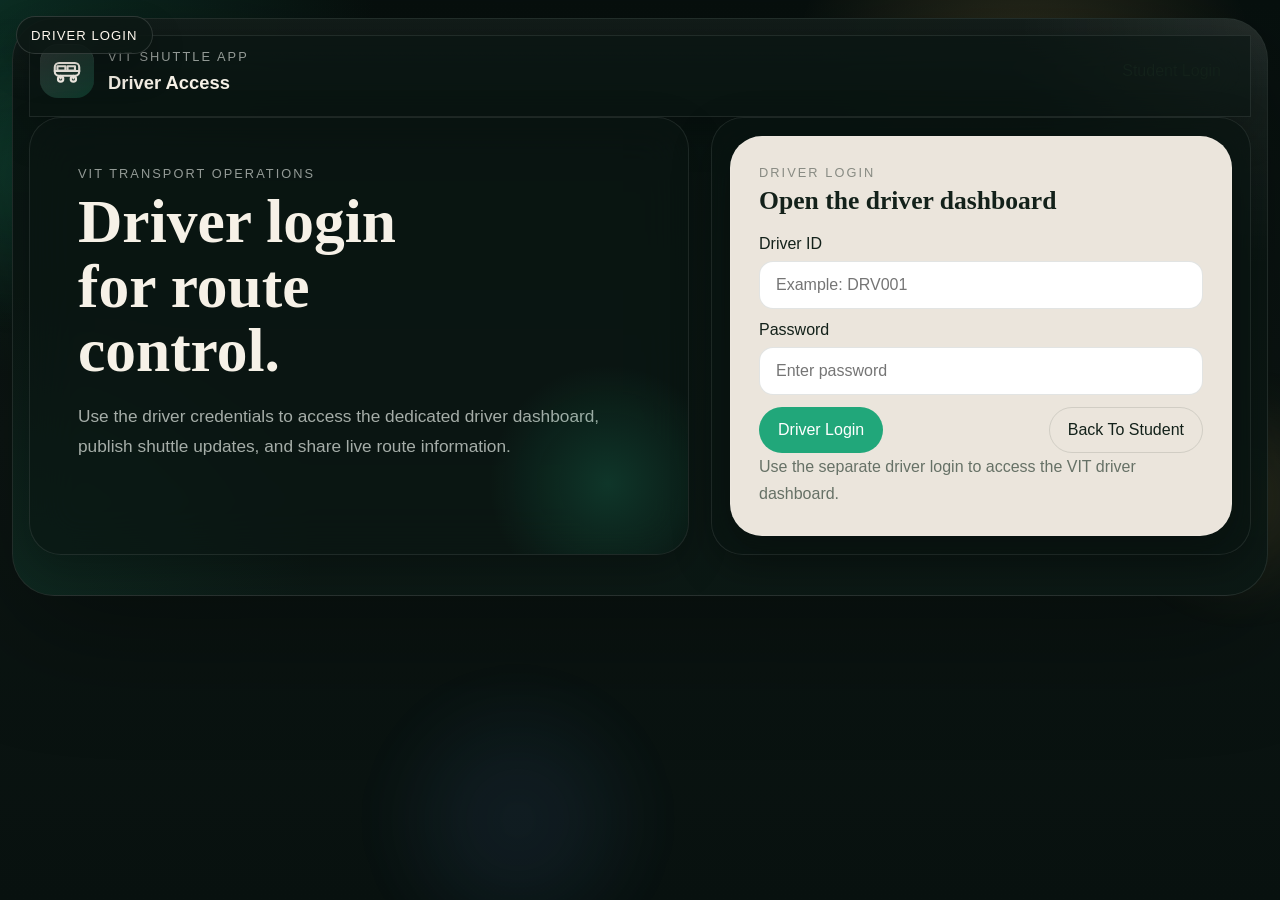
<file: driver-login.html>
<!DOCTYPE html>
<html lang="en">
  <head>
    <meta charset="UTF-8" />
    <meta name="viewport" content="width=device-width, initial-scale=1.0" />
    <title>VIT Driver Login</title>
    <meta name="theme-color" content="#17624b" />
    <link rel="manifest" href="./manifest.webmanifest" />
    <link rel="apple-touch-icon" href="./icons/app-icon.svg" />
    <link rel="stylesheet" href="./styles.css" />
  </head>
  <body data-page="driver-login">
    <div class="ambient ambient-one" aria-hidden="true"></div>
    <div class="ambient ambient-two" aria-hidden="true"></div>
    <div class="ambient ambient-three" aria-hidden="true"></div>
    <a href="./driver-login.html" class="corner-driver-link">Driver Login</a>
    <div class="page-shell">
      <div class="app-frame">
        <div class="app-chrome">
          <div class="brand-lockup">
            <div class="brand-icon" aria-hidden="true">
              <svg viewBox="0 0 128 96" class="brand-icon-svg">
                <rect x="18" y="18" width="92" height="48" rx="16"></rect>
                <path d="M28 30h30v16H28z"></path>
                <path d="M66 30h28v16H66z"></path>
                <path d="M18 48h92"></path>
                <path d="M40 66v10"></path>
                <path d="M88 66v10"></path>
                <circle cx="40" cy="78" r="10"></circle>
                <circle cx="88" cy="78" r="10"></circle>
              </svg>
            </div>
            <div>
              <p class="eyebrow">VIT Shuttle App</p>
              <strong>Driver Access</strong>
            </div>
          </div>
          <div class="chrome-status">
            <a href="./index.html" class="ghost-button text-button">Student Login</a>
          </div>
        </div>

        <header class="hero">
          <div class="hero-copy">
            <p class="eyebrow">VIT Transport Operations</p>
            <h1>Driver login for route control.</h1>
            <p class="hero-text">
              Use the driver credentials to access the dedicated driver dashboard,
              publish shuttle updates, and share live route information.
            </p>
          </div>
          <div class="hero-panel">
            <section class="surface">
              <div class="section-heading compact">
                <div>
                  <p class="section-label">Driver Login</p>
                  <h2>Open the driver dashboard</h2>
                </div>
              </div>
              <form id="driver-login-form" class="student-login-form">
                <label>
                  <span>Driver ID</span>
                  <input name="driverId" type="text" placeholder="Example: DRV001" required />
                </label>
                <label>
                  <span>Password</span>
                  <input name="password" type="password" placeholder="Enter password" required />
                </label>
                <div class="form-actions">
                  <button type="submit" class="primary-button">Driver Login</button>
                  <a href="./index.html" class="ghost-button text-button">Back To Student</a>
                </div>
              </form>
              <p id="driver-login-status" class="empty-copy">
                Use the separate driver login to access the VIT driver dashboard.
              </p>
            </section>
          </div>
        </header>
      </div>
    </div>

    <script src="./driver-auth.js"></script>
  </body>
</html>
</file>
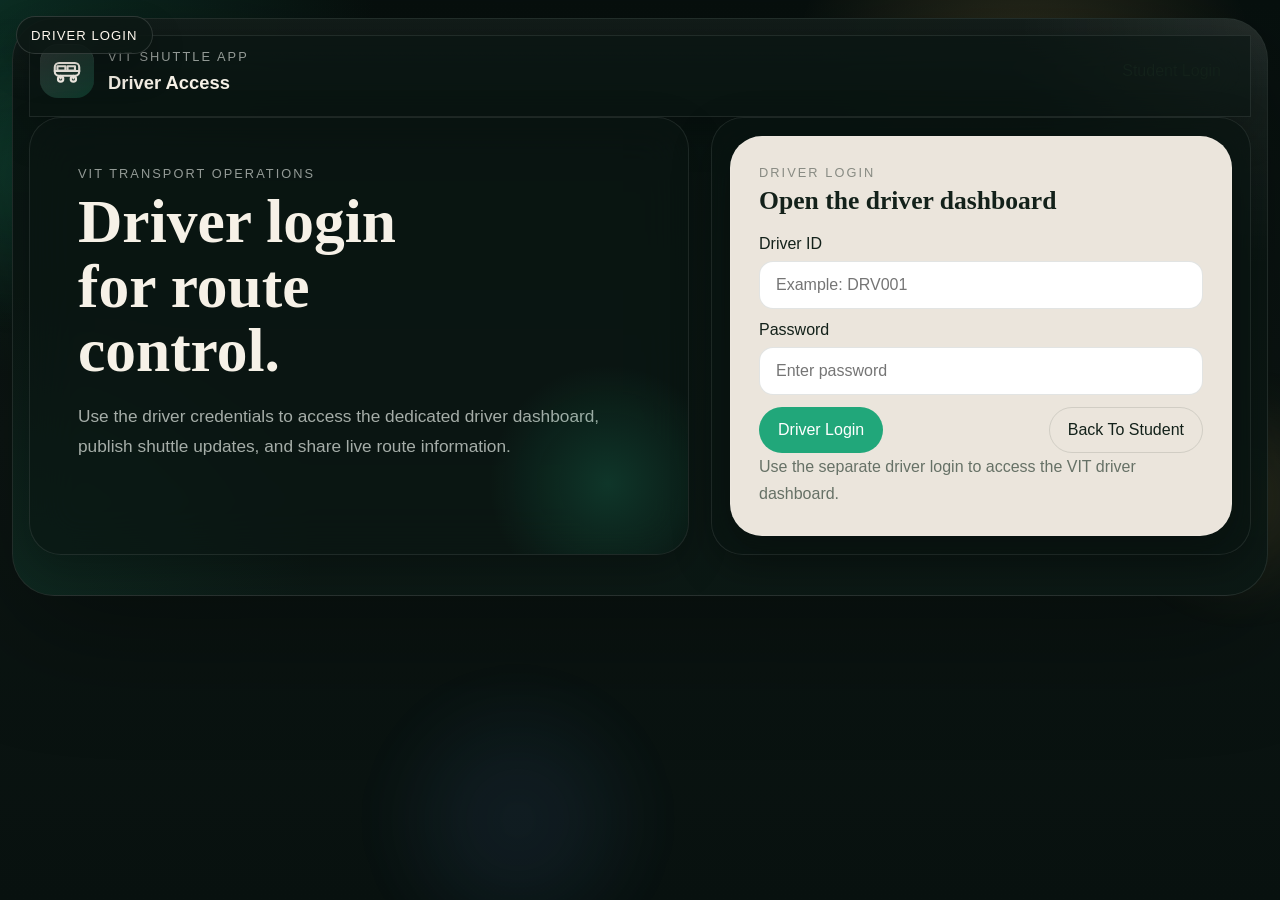
<file: driver.html>
<!DOCTYPE html>
<html lang="en">
  <head>
    <meta charset="UTF-8" />
    <meta name="viewport" content="width=device-width, initial-scale=1.0" />
    <title>VIT Driver Shuttle Dashboard</title>
    <meta name="theme-color" content="#17624b" />
    <meta name="mobile-web-app-capable" content="yes" />
    <meta name="apple-mobile-web-app-capable" content="yes" />
    <meta name="apple-mobile-web-app-status-bar-style" content="default" />
    <link rel="manifest" href="./manifest.webmanifest" />
    <link rel="apple-touch-icon" href="./icons/app-icon.svg" />
    <link rel="stylesheet" href="./styles.css" />
  </head>
  <body data-page="driver">
    <div class="ambient ambient-one" aria-hidden="true"></div>
    <div class="ambient ambient-two" aria-hidden="true"></div>
    <div class="ambient ambient-three" aria-hidden="true"></div>
    <a href="./driver-login.html" class="corner-driver-link">Driver Login</a>
    <div class="page-shell">
      <div class="app-frame">
        <div class="app-chrome">
          <div class="brand-lockup">
            <div class="brand-icon" aria-hidden="true">
              <svg viewBox="0 0 128 96" class="brand-icon-svg">
                <rect x="18" y="18" width="92" height="48" rx="16"></rect>
                <path d="M28 30h30v16H28z"></path>
                <path d="M66 30h28v16H66z"></path>
                <path d="M18 48h92"></path>
                <path d="M40 66v10"></path>
                <path d="M88 66v10"></path>
                <circle cx="40" cy="78" r="10"></circle>
                <circle cx="88" cy="78" r="10"></circle>
              </svg>
            </div>
            <div>
              <p class="eyebrow">VIT Shuttle App</p>
              <strong>Driver Dashboard</strong>
            </div>
          </div>
          <div class="chrome-status">
            <a href="./index.html" class="ghost-button text-button">Home</a>
            <span class="chrome-caption">Dedicated driver page</span>
          </div>
        </div>
        <header class="hero">
          <div class="hero-copy">
            <p class="eyebrow">VIT Transport Operations</p>
            <h1>Track every campus shuttle in a true app-style interface.</h1>
            <p class="hero-text">
              Real-time route visibility for students and staff, with a dedicated
              driver workspace that streams location, auto-calculates ETA, and keeps
              the shuttle feed synced across campus.
            </p>
            <div class="hero-pills" aria-label="App features">
              <span class="hero-pill">Driver page</span>
              <span class="hero-pill">Live GPS sync</span>
              <span class="hero-pill">Auto ETA</span>
              <span class="hero-pill">Seat feed</span>
            </div>
          </div>
          <div class="hero-panel">
            <div class="device-preview">
              <div class="device-screen">
                <div class="device-statusbar">
                  <span>Campus Live</span>
                  <span id="live-clock" class="device-clock">--:--</span>
                </div>
                <div class="device-brand">
                  <div class="brand-orbit orbit-one" aria-hidden="true"></div>
                  <div class="brand-orbit orbit-two" aria-hidden="true"></div>
                  <div class="brand-mark" aria-hidden="true">
                    <svg viewBox="0 0 200 140" class="hero-bus-logo">
                      <defs>
                        <linearGradient id="busBodyDriver" x1="0%" y1="0%" x2="100%" y2="100%">
                          <stop offset="0%" stop-color="#f7f3e9"></stop>
                          <stop offset="100%" stop-color="#d8e8df"></stop>
                        </linearGradient>
                      </defs>
                      <rect x="28" y="28" width="144" height="64" rx="24" fill="url(#busBodyDriver)"></rect>
                      <rect x="44" y="44" width="48" height="22" rx="10" fill="#17624b"></rect>
                      <rect x="100" y="44" width="42" height="22" rx="10" fill="#17624b"></rect>
                      <path d="M28 68h144" stroke="#17624b" stroke-width="8" stroke-linecap="round"></path>
                      <path d="M60 92v12M140 92v12" stroke="#17624b" stroke-width="8" stroke-linecap="round"></path>
                      <circle cx="64" cy="110" r="16" fill="#0f1f1a"></circle>
                      <circle cx="136" cy="110" r="16" fill="#0f1f1a"></circle>
                      <circle cx="64" cy="110" r="7" fill="#dfb85a"></circle>
                      <circle cx="136" cy="110" r="7" fill="#dfb85a"></circle>
                    </svg>
                  </div>
                  <div class="device-notice">
                    <span class="section-label">Driver View</span>
                    <strong>Live bus operations</strong>
                    <p>Share shuttle number, route, GPS location, ETA, and seat updates.</p>
                  </div>
                </div>
                <div class="signal-card">
                  <span class="signal-label">Live campus transit board</span>
                  <p class="signal-time">Connected</p>
                  <p class="signal-caption">Dedicated driver dashboard for live route updates.</p>
                </div>
                <div class="stat-grid" id="stat-grid"></div>
                <div class="device-dock">
                  <span class="dock-pill active">Driver</span>
                  <span class="dock-pill">ETA</span>
                  <span class="dock-pill">Seats</span>
                </div>
              </div>
            </div>
          </div>
        </header>

        <main class="dashboard">
          <section class="surface role-surface role-panel">
            <div class="section-heading compact">
              <div>
                <p class="section-label">Access Mode</p>
                <h2 id="role-title">Choose your role</h2>
              </div>
            </div>
            <div class="role-grid">
              <section class="role-card role-login-card">
                <span class="section-label">Student Login</span>
                <strong>Sign in to track shuttle arrival</strong>
                <form id="student-login-form" class="student-login-form">
                  <label>
                    <span>Registration number</span>
                    <input id="student-regno" name="regno" type="text" placeholder="Example: 22BCE0001" required />
                  </label>
                  <label>
                    <span>Password</span>
                    <input id="student-password" name="password" type="password" placeholder="Enter password" required />
                  </label>
                  <div class="form-actions">
                    <button type="submit" class="primary-button">Student Login</button>
                    <a href="./signup.html" class="ghost-button text-button">Student Sign Up</a>
                    <button type="button" id="student-logout" class="ghost-button is-hidden">Logout</button>
                  </div>
                </form>
                <p id="student-login-status" class="empty-copy">Login is required before the student shuttle screens open.</p>
              </section>
              <button type="button" class="role-card driver-entry-card" data-role-choice="driver">
                <span class="section-label">Driver</span>
                <strong>Open driver login</strong>
                <p class="empty-copy">Drivers use their own login page before entering the dashboard.</p>
              </button>
            </div>
            <p id="role-description" class="empty-copy role-description">Select a role to switch the app into the correct transport workflow.</p>
            <section class="download-surface" aria-label="Mobile app install and download">
              <article class="download-card">
                <span class="section-label">Android App</span>
                <strong id="install-heading">Install on Android</strong>
                <p id="install-status" class="empty-copy">Open this app in Chrome and tap Install App to place it on the home screen.</p>
                <button type="button" id="install-app" class="ghost-button install-button is-hidden">Install App</button>
              </article>
              <article class="download-card">
                <span class="section-label">iPhone App</span>
                <strong>Add to Home Screen</strong>
                <p id="platform-guide" class="empty-copy">Open this app in Safari, tap Share, then choose Add to Home Screen.</p>
              </article>
              <article class="download-card">
                <span class="section-label">Download Bundle</span>
                <strong>Offline app package</strong>
                <p class="empty-copy">Download the packaged build for hosting, sharing, or reinstalling the mobile web app.</p>
                <a class="download-link" href="https://github.com/dhruv-thecloud/VITshuttle_code/archive/refs/heads/main.zip">Download ZIP</a>
              </article>
            </section>
            <div id="integration-banner" class="integration-banner"></div>
          </section>

          <section class="surface surface-large" data-role="student">
            <div class="section-heading">
              <div>
                <p class="section-label">User Interface</p>
                <h2>Choose one of the 2 shuttle routes</h2>
              </div>
              <p class="empty-copy compact-copy">Select either the Men's Hostel Shuttle or the Ladies Hostel Shuttle.</p>
            </div>
            <div class="content-grid map-enabled">
              <div>
                <div id="shuttle-options" class="shuttle-options"></div>
                <div id="route-list" class="route-list"></div>
              </div>
              <div class="detail-column">
                <section class="map-panel">
                  <div class="map-header">
                    <div>
                      <p class="section-label">VIT Campus Map</p>
                      <h3 id="map-title">Live campus map</h3>
                    </div>
                    <div class="map-legend">
                      <span><i class="legend-dot stop"></i> Focused stop</span>
                      <span><i class="legend-dot bus"></i> Selected bus</span>
                      <a id="map-open-link" class="map-link" href="https://www.google.com/maps?q=Vellore%20Institute%20of%20Technology%2C%20Vellore" target="_blank" rel="noreferrer">Open in Google Maps</a>
                    </div>
                  </div>
                  <div class="map-stage">
                    <iframe id="campus-map-frame" class="campus-map-frame" title="VIT campus real map" loading="lazy" referrerpolicy="no-referrer-when-downgrade" src="https://www.google.com/maps?q=Vellore%20Institute%20of%20Technology%2C%20Vellore&z=16&output=embed"></iframe>
                  </div>
                  <div id="map-focus-list" class="map-focus-list"></div>
                  <p id="map-source-note" class="map-source-note">Real map centered on VIT Vellore campus.</p>
                </section>
                <aside class="route-board">
                  <div class="board-header">
                    <p class="section-label">Selected route</p>
                    <h3 id="board-title">Choose a shuttle</h3>
                  </div>
                  <div id="board-content" class="board-content">
                    <p class="empty-copy">Select any bus card to inspect its full route, live ETA, and operational notes.</p>
                  </div>
                </aside>
              </div>
            </div>
          </section>

          <section class="surface" data-role="student">
            <div class="section-heading compact">
              <div>
                <p class="section-label">Map View</p>
                <h2>Campus route movement overview</h2>
              </div>
            </div>
            <div id="map-insights" class="notification-list">
              <p class="empty-copy">The map follows the current route filter and highlights the selected bus in the VIT network.</p>
            </div>
          </section>

          <section class="surface" data-role="student">
            <div class="section-heading compact">
              <div>
                <p class="section-label">Boarding & Payment</p>
                <h2>Student shuttle pass</h2>
              </div>
            </div>
            <div class="payment-grid">
              <article class="payment-card">
                <span class="meta-label">Fare per boarding</span>
                <strong>Rs 20</strong>
                <p class="empty-copy">Each time you enter the shuttle, the fare is added automatically.</p>
              </article>
              <article class="payment-card">
                <span class="meta-label">Total due</span>
                <strong id="payment-total">Rs 0</strong>
                <p class="empty-copy" id="payment-meta">No rides recorded yet.</p>
              </article>
              <article class="payment-card action">
                <span class="meta-label">Selected shuttle</span>
                <strong id="payment-bus">Choose a shuttle</strong>
                <button type="button" id="board-shuttle" class="primary-button">Enter Shuttle</button>
              </article>
            </div>
            <div class="form-actions student-actions">
              <button type="button" id="reset-payment" class="ghost-button">Reset Student Money</button>
              <button type="button" id="clear-notifications" class="ghost-button">Clear Notifications</button>
            </div>
            <div id="payment-history" class="notification-list"></div>
          </section>

          <section class="surface" data-role="driver">
            <div class="section-heading compact">
              <div>
                <p class="section-label">Driver Interface</p>
                <h2>Drive with auto ETA and sensor seats</h2>
              </div>
            </div>
            <div class="driver-telemetry">
              <article class="telemetry-card">
                <span class="meta-label">Driver location</span>
                <strong id="driver-location-status">Location not started</strong>
                <p id="driver-location-meta" class="empty-copy">Use device GPS to sync shuttle position with the driver phone.</p>
              </article>
              <article class="telemetry-card">
                <span class="meta-label">Auto ETA</span>
                <strong id="driver-eta-status">Waiting for route data</strong>
                <p id="driver-eta-meta" class="empty-copy">Calculated automatically using Google route services or local fallback.</p>
              </article>
              <article class="telemetry-card">
                <span class="meta-label">Seat sensor</span>
                <strong id="driver-seat-status">Sensor offline</strong>
                <p id="driver-seat-meta" class="empty-copy">Reads available seats from the shuttle sensor feed when configured.</p>
              </article>
            </div>
            <div id="driver-summary" class="driver-summary">
              <p class="empty-copy">Select the bus you are driving. ETA is calculated automatically, and seat availability comes from the bus sensor feed.</p>
            </div>
            <div class="form-actions driver-actions">
              <button type="button" id="start-tracking" class="primary-button">Start Live Tracking</button>
              <button type="button" id="refresh-sensor" class="ghost-button">Refresh Seat Sensor</button>
            </div>
            <form id="driver-form" class="driver-form">
              <label>
                <span>Shuttle number</span>
                <input id="shuttle-number-input" name="shuttleNumber" type="text" placeholder="Example: MH-01 or LH-02" />
              </label>
              <label>
                <span>Route</span>
                <select id="route-select" name="routeId"></select>
              </label>
              <label>
                <span>Current shuttle location</span>
                <input id="location-output" type="text" readonly />
              </label>
              <label>
                <span>Auto ETA</span>
                <input id="eta-output" type="text" readonly />
              </label>
              <label>
                <span>Available seats</span>
                <input id="capacity-output" type="text" readonly />
              </label>
              <div class="form-actions full-span">
                <button type="submit" class="primary-button">Save driver details</button>
                <button type="button" id="reset-demo" class="ghost-button">Reset demo data</button>
              </div>
            </form>
          </section>

          <section class="surface" data-role="student">
            <div class="section-heading compact">
              <div>
                <p class="section-label">Notifications</p>
                <h2>Route and bus change feed</h2>
              </div>
            </div>
            <div id="notification-list" class="notification-list"></div>
          </section>
        </main>
      </div>
    </div>

    <template id="route-card-template">
      <article class="route-card">
        <button type="button" class="route-card-button">
          <div class="route-card-top">
            <div>
              <p class="route-code"></p>
              <h3 class="route-name"></h3>
            </div>
            <span class="status-pill"></span>
          </div>
          <div class="route-meta">
            <div>
              <span class="meta-label">ETA</span>
              <strong class="eta-value"></strong>
            </div>
            <div>
              <span class="meta-label">Next stop</span>
              <strong class="next-stop-value"></strong>
            </div>
            <div>
              <span class="meta-label">Capacity</span>
              <strong class="capacity-value"></strong>
            </div>
          </div>
          <p class="route-note"></p>
        </button>
      </article>
    </template>

    <script src="./google-config.js"></script>
    <script src="./app.js"></script>
  </body>
</html>
</file>
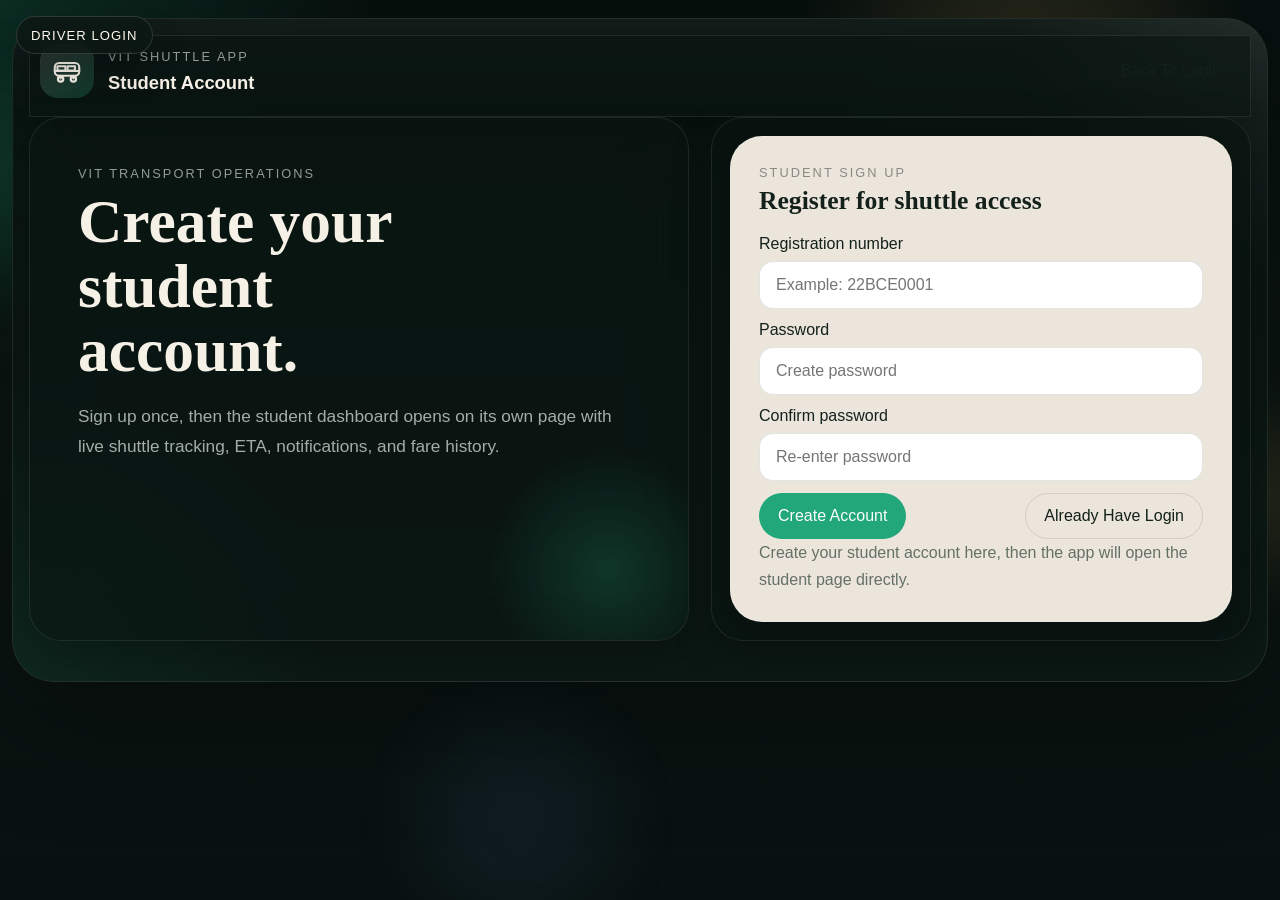
<file: signup.html>
<!DOCTYPE html>
<html lang="en">
  <head>
    <meta charset="UTF-8" />
    <meta name="viewport" content="width=device-width, initial-scale=1.0" />
    <title>VIT Shuttle Student Sign Up</title>
    <meta name="theme-color" content="#17624b" />
    <link rel="manifest" href="./manifest.webmanifest" />
    <link rel="apple-touch-icon" href="./icons/app-icon.svg" />
    <link rel="stylesheet" href="./styles.css" />
  </head>
  <body data-page="signup">
    <div class="ambient ambient-one" aria-hidden="true"></div>
    <div class="ambient ambient-two" aria-hidden="true"></div>
    <div class="ambient ambient-three" aria-hidden="true"></div>
    <a href="./driver-login.html" class="corner-driver-link">Driver Login</a>
    <div class="page-shell">
      <div class="app-frame">
        <div class="app-chrome">
          <div class="brand-lockup">
            <div class="brand-icon" aria-hidden="true">
              <svg viewBox="0 0 128 96" class="brand-icon-svg">
                <rect x="18" y="18" width="92" height="48" rx="16"></rect>
                <path d="M28 30h30v16H28z"></path>
                <path d="M66 30h28v16H66z"></path>
                <path d="M18 48h92"></path>
                <path d="M40 66v10"></path>
                <path d="M88 66v10"></path>
                <circle cx="40" cy="78" r="10"></circle>
                <circle cx="88" cy="78" r="10"></circle>
              </svg>
            </div>
            <div>
              <p class="eyebrow">VIT Shuttle App</p>
              <strong>Student Account</strong>
            </div>
          </div>
          <div class="chrome-status">
            <a href="./index.html" class="ghost-button text-button">Back To Login</a>
          </div>
        </div>

        <header class="hero">
          <div class="hero-copy">
            <p class="eyebrow">VIT Transport Operations</p>
            <h1>Create your student account.</h1>
            <p class="hero-text">
              Sign up once, then the student dashboard opens on its own page with
              live shuttle tracking, ETA, notifications, and fare history.
            </p>
          </div>
          <div class="hero-panel">
            <section class="surface">
              <div class="section-heading compact">
                <div>
                  <p class="section-label">Student Sign Up</p>
                  <h2>Register for shuttle access</h2>
                </div>
              </div>
              <form id="student-signup-form" class="student-login-form">
                <label>
                  <span>Registration number</span>
                  <input name="regno" type="text" placeholder="Example: 22BCE0001" required />
                </label>
                <label>
                  <span>Password</span>
                  <input name="password" type="password" placeholder="Create password" required />
                </label>
                <label>
                  <span>Confirm password</span>
                  <input
                    name="confirmPassword"
                    type="password"
                    placeholder="Re-enter password"
                    required
                  />
                </label>
                <div class="form-actions">
                  <button type="submit" class="primary-button">Create Account</button>
                  <a href="./index.html" class="ghost-button text-button">Already Have Login</a>
                </div>
              </form>
              <p id="signup-status" class="empty-copy">
                Create your student account here, then the app will open the student page directly.
              </p>
            </section>
          </div>
        </header>
      </div>
    </div>

    <script src="./auth.js"></script>
  </body>
</html>
</file>
<file: styles.css>
:root {
  --bg: #08110f;
  --bg-soft: #10201b;
  --paper: rgba(10, 22, 19, 0.62);
  --paper-strong: rgba(247, 243, 234, 0.95);
  --paper-soft: rgba(255, 255, 255, 0.08);
  --ink: #f6f1e7;
  --ink-strong: #13211a;
  --muted: rgba(232, 238, 232, 0.7);
  --muted-dark: #667166;
  --line: rgba(255, 255, 255, 0.09);
  --line-strong: rgba(255, 255, 255, 0.18);
  --accent: #21a77a;
  --accent-strong: #17624b;
  --accent-soft: rgba(33, 167, 122, 0.14);
  --warning: #ff945d;
  --warning-soft: rgba(255, 148, 93, 0.16);
  --danger: #ff6b6b;
  --danger-soft: rgba(255, 107, 107, 0.16);
  --gold: #f0c267;
  --shadow: 0 32px 120px rgba(0, 0, 0, 0.36);
  --shadow-soft: 0 14px 40px rgba(0, 0, 0, 0.24);
  --radius-xxl: 42px;
  --radius-xl: 32px;
  --radius-lg: 24px;
  --radius-md: 18px;
  --radius-sm: 14px;
}

* {
  box-sizing: border-box;
}

html {
  scroll-behavior: smooth;
}

body {
  margin: 0;
  min-height: 100vh;
  background:
    radial-gradient(circle at top left, rgba(33, 167, 122, 0.2), transparent 24%),
    radial-gradient(circle at 80% 10%, rgba(240, 194, 103, 0.18), transparent 18%),
    linear-gradient(180deg, #07100e 0%, #0c1613 48%, #08110f 100%);
  color: var(--ink);
  font-family: "Avenir Next", "Trebuchet MS", sans-serif;
  overflow-x: hidden;
}

button,
input,
select,
textarea {
  font: inherit;
}

.page-shell {
  position: relative;
  width: min(1480px, calc(100vw - 24px));
  margin: 0 auto;
  padding: 18px 0 42px;
}

.corner-driver-link {
  position: fixed;
  top: 16px;
  left: 16px;
  z-index: 50;
  display: inline-flex;
  align-items: center;
  justify-content: center;
  min-height: 38px;
  padding: 0 14px;
  border-radius: 999px;
  background: rgba(12, 24, 20, 0.78);
  border: 1px solid rgba(255, 255, 255, 0.14);
  color: #fff8ee;
  text-decoration: none;
  font-size: 0.82rem;
  letter-spacing: 0.08em;
  text-transform: uppercase;
  box-shadow: 0 16px 34px rgba(0, 0, 0, 0.22);
  backdrop-filter: blur(16px);
}

.corner-driver-link:hover {
  transform: translateY(-1px);
}

.ambient {
  position: fixed;
  inset: auto;
  border-radius: 50%;
  pointer-events: none;
  filter: blur(24px);
  opacity: 0.78;
}

.ambient-one {
  top: 4%;
  left: -120px;
  width: 280px;
  height: 280px;
  background: radial-gradient(circle, rgba(33, 167, 122, 0.28), transparent 72%);
  animation: drift 14s ease-in-out infinite;
}

.ambient-two {
  top: 42%;
  right: -80px;
  width: 240px;
  height: 240px;
  background: radial-gradient(circle, rgba(240, 194, 103, 0.22), transparent 68%);
  animation: drift 18s ease-in-out infinite reverse;
}

.ambient-three {
  bottom: -80px;
  left: 28%;
  width: 320px;
  height: 320px;
  background: radial-gradient(circle, rgba(110, 162, 255, 0.12), transparent 68%);
  animation: drift 22s ease-in-out infinite;
}

.app-frame {
  position: relative;
  padding: 16px;
  border-radius: var(--radius-xxl);
  border: 1px solid var(--line);
  background:
    linear-gradient(180deg, rgba(255, 255, 255, 0.04), transparent 14%),
    linear-gradient(180deg, rgba(9, 20, 17, 0.96) 0%, rgba(12, 25, 21, 0.98) 100%);
  box-shadow: var(--shadow);
  overflow: hidden;
}

.app-frame::before {
  content: "";
  position: absolute;
  inset: 0;
  background:
    radial-gradient(circle at top right, rgba(255, 255, 255, 0.08), transparent 18%),
    radial-gradient(circle at bottom left, rgba(33, 167, 122, 0.1), transparent 22%);
  pointer-events: none;
}

.app-chrome {
  position: relative;
  z-index: 1;
  display: flex;
  justify-content: space-between;
  gap: 18px;
  align-items: center;
  padding: 8px 10px 18px;
}

.hero {
  display: grid;
  grid-template-columns: minmax(0, 1.1fr) minmax(360px, 0.9fr);
  gap: 22px;
  margin-bottom: 24px;
  position: relative;
  z-index: 1;
}

.hero-copy,
.hero-panel,
.surface,
.app-chrome {
  background: var(--paper);
  backdrop-filter: blur(24px);
  border: 1px solid var(--line);
  box-shadow: var(--shadow-soft);
}

.hero-copy {
  padding: 48px;
  border-radius: var(--radius-xl);
  position: relative;
  overflow: hidden;
  animation: rise-in 900ms cubic-bezier(0.2, 0.8, 0.2, 1) both;
}

.hero-copy::after {
  content: "";
  position: absolute;
  inset: auto -40px -50px auto;
  width: 240px;
  height: 240px;
  border-radius: 50%;
  background: radial-gradient(circle, rgba(33, 167, 122, 0.22), transparent 70%);
}

.hero-panel {
  padding: 18px;
  border-radius: var(--radius-xl);
  animation: rise-in 1100ms cubic-bezier(0.2, 0.8, 0.2, 1) both;
}

.brand-lockup {
  display: flex;
  align-items: center;
  gap: 14px;
}

.brand-lockup strong {
  display: block;
  font-size: 1.15rem;
  color: var(--ink);
}

.brand-icon {
  width: 54px;
  height: 54px;
  display: grid;
  place-items: center;
  border-radius: 18px;
  background:
    linear-gradient(145deg, rgba(255, 255, 255, 0.14), rgba(33, 167, 122, 0.24));
  box-shadow: inset 0 1px 0 rgba(255, 255, 255, 0.16);
}

.brand-icon-svg {
  width: 34px;
  height: 34px;
  fill: none;
  stroke: #f8f3ea;
  stroke-width: 8;
  stroke-linecap: round;
  stroke-linejoin: round;
}

.chrome-status {
  display: flex;
  align-items: center;
  gap: 14px;
}

.live-pill {
  display: inline-flex;
  align-items: center;
  gap: 8px;
  min-height: 40px;
  padding: 0 14px;
  border-radius: 999px;
  background: rgba(255, 255, 255, 0.06);
  border: 1px solid var(--line);
  color: var(--ink);
  font-weight: 700;
}

.live-pill i {
  width: 10px;
  height: 10px;
  border-radius: 50%;
  background: #67f0b8;
  box-shadow: 0 0 0 0 rgba(103, 240, 184, 0.6);
  animation: pulse-dot 2s ease infinite;
}

.chrome-caption {
  color: var(--muted);
  font-size: 0.95rem;
}

.eyebrow,
.section-label,
.meta-label,
.signal-label {
  margin: 0 0 8px;
  font-size: 0.8rem;
  letter-spacing: 0.16em;
  text-transform: uppercase;
  color: rgba(232, 238, 232, 0.62);
}

h1,
h2,
h3 {
  margin: 0;
  font-family: "Iowan Old Style", "Palatino Linotype", serif;
  font-weight: 700;
  line-height: 1.05;
}

h1 {
  max-width: 11ch;
  font-size: clamp(2.5rem, 4.8vw, 4.4rem);
}

h2 {
  font-size: clamp(1.6rem, 2vw, 2.2rem);
}

.hero-text {
  max-width: 58ch;
  margin: 18px 0 0;
  font-size: 1.08rem;
  line-height: 1.78;
  color: var(--muted);
}

.hero-pills {
  display: flex;
  flex-wrap: wrap;
  gap: 10px;
  margin-top: 28px;
}

.hero-pill {
  padding: 10px 14px;
  border-radius: 999px;
  border: 1px solid var(--line);
  background: rgba(255, 255, 255, 0.05);
  color: var(--ink);
  font-size: 0.92rem;
  animation: rise-in 900ms cubic-bezier(0.2, 0.8, 0.2, 1) both;
}

.device-preview {
  position: relative;
  min-height: 100%;
  padding: 10px;
  border-radius: 30px;
  background:
    radial-gradient(circle at top, rgba(240, 194, 103, 0.14), transparent 28%),
    linear-gradient(180deg, rgba(255, 255, 255, 0.08), rgba(255, 255, 255, 0.02));
  border: 1px solid var(--line);
}

.device-screen {
  position: relative;
  display: grid;
  gap: 16px;
  min-height: 100%;
  padding: 20px;
  border-radius: 28px;
  background:
    linear-gradient(180deg, rgba(14, 26, 22, 0.96) 0%, rgba(20, 38, 31, 0.96) 100%);
  overflow: hidden;
}

.device-screen::after {
  content: "";
  position: absolute;
  inset: auto -40px -60px auto;
  width: 220px;
  height: 220px;
  border-radius: 50%;
  background: radial-gradient(circle, rgba(33, 167, 122, 0.18), transparent 70%);
}

.device-statusbar,
.device-dock {
  display: flex;
  justify-content: space-between;
  align-items: center;
  gap: 12px;
  position: relative;
  z-index: 1;
}

.device-statusbar {
  color: rgba(248, 243, 234, 0.7);
  font-size: 0.92rem;
}

.device-dock {
  padding: 10px;
  border-radius: 20px;
  background: rgba(255, 255, 255, 0.05);
  border: 1px solid var(--line);
}

.dock-pill {
  flex: 1 1 0;
  min-height: 42px;
  display: grid;
  place-items: center;
  border-radius: 14px;
  color: rgba(248, 243, 234, 0.72);
  font-size: 0.92rem;
  background: transparent;
}

.dock-pill.active {
  background: rgba(255, 255, 255, 0.1);
  color: #fff8ee;
  box-shadow: inset 0 1px 0 rgba(255, 255, 255, 0.1);
}

.device-clock {
  color: #fff8ee;
  font-weight: 700;
}

.device-brand {
  position: relative;
  z-index: 1;
  display: grid;
  gap: 16px;
  padding: 14px;
  border-radius: 24px;
  background:
    linear-gradient(180deg, rgba(255, 255, 255, 0.06), rgba(255, 255, 255, 0.02));
  border: 1px solid var(--line);
  overflow: hidden;
}

.brand-mark {
  position: relative;
  z-index: 1;
  width: min(100%, 240px);
  justify-self: center;
  animation: hover-bus 4.2s ease-in-out infinite;
}

.hero-bus-logo {
  display: block;
  width: 100%;
  height: auto;
  filter: drop-shadow(0 18px 36px rgba(0, 0, 0, 0.34));
}

.brand-orbit {
  position: absolute;
  border-radius: 999px;
  border: 1px solid rgba(255, 255, 255, 0.14);
}

.orbit-one {
  inset: 18px 14% auto;
  height: 160px;
  animation: spin-slow 16s linear infinite;
}

.orbit-two {
  inset: 42px 8% auto;
  height: 112px;
  animation: spin-slow 10s linear infinite reverse;
}

.device-notice {
  position: relative;
  z-index: 1;
  padding: 14px 16px;
  border-radius: 20px;
  background: rgba(255, 255, 255, 0.05);
}

.device-notice strong {
  display: block;
  margin-bottom: 6px;
  font-size: 1.1rem;
  color: #fff8ee;
}

.device-notice p {
  margin: 0;
  color: rgba(248, 243, 234, 0.72);
  line-height: 1.6;
}

.signal-card {
  position: relative;
  z-index: 1;
  padding: 20px 22px;
  border-radius: var(--radius-lg);
  background: linear-gradient(135deg, #152b23 0%, #1d4438 100%);
  color: #f9f5ec;
}

.signal-time {
  margin: 4px 0;
  font-size: clamp(1.8rem, 3vw, 2.4rem);
  font-weight: 700;
}

.signal-caption {
  margin: 0;
  color: rgba(249, 245, 236, 0.72);
}

.stat-grid {
  display: grid;
  grid-template-columns: repeat(2, minmax(0, 1fr));
  gap: 14px;
  position: relative;
  z-index: 1;
}

.stat-card {
  padding: 16px;
  border-radius: var(--radius-md);
  background: rgba(255, 255, 255, 0.08);
  border: 1px solid var(--line);
  color: #fff8ee;
  animation: rise-in 1200ms cubic-bezier(0.2, 0.8, 0.2, 1) both;
}

.stat-card strong {
  display: block;
  font-size: 1.7rem;
  margin-top: 8px;
}

.dashboard {
  display: grid;
  grid-template-columns: minmax(0, 1.45fr) minmax(320px, 0.9fr);
  gap: 24px;
  align-items: start;
  position: relative;
  z-index: 1;
}

.surface {
  padding: 28px;
  border-radius: var(--radius-xl);
  background: rgba(245, 239, 229, 0.96);
  color: var(--ink-strong);
  animation: rise-in 1200ms cubic-bezier(0.2, 0.8, 0.2, 1) both;
}

.surface .section-label,
.surface .meta-label {
  color: rgba(19, 33, 26, 0.46);
}

.surface.is-hidden {
  display: none;
}

.is-hidden {
  display: none !important;
}

.surface-large {
  grid-row: span 2;
}

.role-surface {
  grid-column: 1 / -1;
}

.role-grid {
  display: grid;
  grid-template-columns: repeat(2, minmax(0, 1fr));
  gap: 16px;
}

.role-card {
  border: 1px solid rgba(19, 33, 26, 0.08);
  background:
    linear-gradient(180deg, rgba(255, 255, 255, 0.9), rgba(251, 247, 239, 0.96));
  border-radius: var(--radius-lg);
  padding: 20px;
  text-align: left;
  cursor: pointer;
  transition: transform 220ms ease, border-color 220ms ease, box-shadow 220ms ease;
}

.role-card strong {
  display: block;
  margin-bottom: 10px;
  font-size: 1.2rem;
  color: var(--ink-strong);
}

.role-login-card {
  cursor: default;
}

.student-login-form {
  display: grid;
  gap: 12px;
  margin-top: 10px;
}

.student-login-form label {
  display: grid;
  gap: 8px;
}

.student-login-form input {
  width: 100%;
  border: 1px solid rgba(19, 33, 26, 0.12);
  background: rgba(255, 255, 255, 0.98);
  border-radius: var(--radius-sm);
  padding: 14px 16px;
  color: var(--ink-strong);
}

.student-login-form input:focus {
  outline: 2px solid rgba(23, 98, 75, 0.28);
  border-color: rgba(23, 98, 75, 0.36);
}

.driver-entry-card {
  align-self: stretch;
}

.role-card:hover,
.role-card.active {
  transform: translateY(-4px) scale(1.01);
  border-color: rgba(23, 98, 75, 0.2);
  box-shadow: 0 24px 50px rgba(23, 98, 75, 0.14);
}

.role-card.active {
  background: linear-gradient(135deg, rgba(33, 167, 122, 0.14), rgba(255, 255, 255, 0.96));
}

.role-description {
  margin-top: 16px;
}

body[data-page="student"] .role-panel,
body[data-page="driver"] .role-panel {
  display: none;
}

.compact-copy {
  max-width: 28ch;
}

.integration-banner {
  display: grid;
  gap: 10px;
  margin-top: 18px;
}

.download-surface {
  display: grid;
  grid-template-columns: repeat(3, minmax(0, 1fr));
  gap: 14px;
  margin-top: 18px;
}

.download-card {
  display: grid;
  gap: 10px;
  padding: 18px;
  border-radius: var(--radius-lg);
  border: 1px solid rgba(19, 33, 26, 0.08);
  background:
    radial-gradient(circle at top right, rgba(223, 184, 90, 0.16), transparent 32%),
    linear-gradient(180deg, rgba(255, 255, 255, 0.92), rgba(250, 247, 240, 0.96));
}

.download-card strong {
  font-size: 1.16rem;
}

.install-button {
  align-self: start;
  justify-self: start;
}

.download-link {
  display: inline-flex;
  align-items: center;
  justify-content: center;
  min-height: 48px;
  padding: 13px 18px;
  border-radius: 999px;
  border: 1px solid rgba(19, 33, 26, 0.08);
  color: var(--ink-strong);
  text-decoration: none;
  font-weight: 700;
  background: rgba(255, 255, 255, 0.98);
  transition: transform 160ms ease, border-color 160ms ease, box-shadow 160ms ease;
}

.download-link:hover {
  transform: translateY(-1px);
  border-color: rgba(23, 98, 75, 0.28);
  box-shadow: 0 12px 28px rgba(23, 98, 75, 0.1);
}

.integration-card {
  padding: 14px 16px;
  border-radius: var(--radius-md);
  border: 1px solid rgba(19, 33, 26, 0.08);
  background: rgba(255, 255, 255, 0.78);
}

.integration-card strong {
  display: block;
  margin-bottom: 6px;
}

.section-heading {
  display: flex;
  justify-content: space-between;
  gap: 20px;
  align-items: start;
  margin-bottom: 24px;
}

.section-heading.compact {
  margin-bottom: 20px;
}

.route-controls {
  display: grid;
  gap: 14px;
  min-width: min(100%, 360px);
}

.search-field,
.driver-form label {
  display: grid;
  gap: 8px;
}

.search-field input,
.driver-form input,
.driver-form select,
.driver-form textarea {
  width: 100%;
  border: 1px solid rgba(19, 33, 26, 0.12);
  background: rgba(255, 255, 255, 0.98);
  border-radius: var(--radius-sm);
  padding: 14px 16px;
  color: var(--ink-strong);
}

.driver-form input[readonly] {
  background: rgba(232, 241, 236, 0.92);
  color: var(--accent);
  font-weight: 700;
}

.search-field input:focus,
.driver-form input:focus,
.driver-form select:focus,
.driver-form textarea:focus {
  outline: 2px solid rgba(23, 98, 75, 0.28);
  border-color: rgba(23, 98, 75, 0.36);
}

.status-filters {
  display: flex;
  flex-wrap: wrap;
  gap: 10px;
}

.filter-chip {
  border: 1px solid rgba(19, 33, 26, 0.08);
  background: rgba(255, 255, 255, 0.84);
  border-radius: 999px;
  padding: 10px 14px;
  cursor: pointer;
  color: var(--muted-dark);
  transition: transform 160ms ease, background 160ms ease;
}

.filter-chip:hover,
.filter-chip[aria-pressed="true"] {
  background: var(--accent);
  color: #fff;
  transform: translateY(-1px);
}

.content-grid {
  display: grid;
  grid-template-columns: minmax(0, 1fr) minmax(280px, 340px);
  gap: 18px;
}

.content-grid.map-enabled {
  grid-template-columns: minmax(0, 1fr) minmax(360px, 460px);
}

.detail-column {
  display: grid;
  gap: 18px;
}

.shuttle-options {
  display: grid;
  gap: 12px;
  margin-bottom: 16px;
}

.shuttle-option {
  border: 1px solid rgba(19, 33, 26, 0.08);
  background:
    linear-gradient(180deg, rgba(255, 255, 255, 0.94), rgba(249, 245, 237, 0.98));
  border-radius: var(--radius-md);
  padding: 16px;
  text-align: left;
  cursor: pointer;
  transition: transform 220ms ease, border-color 220ms ease, box-shadow 220ms ease;
}

.shuttle-option.active,
.shuttle-option:hover {
  transform: translateY(-3px);
  border-color: rgba(23, 98, 75, 0.24);
  box-shadow: 0 18px 36px rgba(23, 98, 75, 0.12);
}

.shuttle-option strong {
  display: block;
  margin: 6px 0;
  font-size: 1.05rem;
}

.route-list,
.notification-list {
  display: grid;
  gap: 14px;
}

.route-card {
  animation: fade-up 260ms ease both;
}

.route-card-button {
  width: 100%;
  padding: 18px;
  border-radius: var(--radius-lg);
  border: 1px solid rgba(19, 33, 26, 0.08);
  background:
    linear-gradient(180deg, rgba(255, 255, 255, 0.94), rgba(249, 245, 237, 0.98));
  text-align: left;
  cursor: pointer;
  transition:
    transform 220ms ease,
    border-color 220ms ease,
    box-shadow 220ms ease;
}

.route-card-button:hover,
.route-card-button.active {
  transform: translateY(-4px);
  border-color: rgba(23, 98, 75, 0.24);
  box-shadow: 0 24px 48px rgba(23, 98, 75, 0.14);
}

.route-card-top,
.route-meta {
  display: flex;
  justify-content: space-between;
  gap: 12px;
}

.route-card-top {
  align-items: start;
}

.route-code {
  margin: 0 0 6px;
  color: var(--muted-dark);
  font-size: 0.82rem;
  letter-spacing: 0.14em;
  text-transform: uppercase;
}

.route-name {
  font-size: 1.35rem;
}

.status-pill {
  padding: 8px 12px;
  border-radius: 999px;
  font-size: 0.86rem;
  font-weight: 600;
  white-space: nowrap;
}

.status-pill.on-time,
.status-pill.boarding {
  background: var(--accent-soft);
  color: var(--accent);
}

.status-pill.delayed,
.status-pill.route-change {
  background: var(--warning-soft);
  color: var(--warning);
}

.status-pill.maintenance {
  background: var(--danger-soft);
  color: var(--danger);
}

.route-meta {
  margin-top: 18px;
  padding-top: 18px;
  border-top: 1px solid var(--line);
}

.route-meta div {
  display: grid;
  gap: 6px;
}

.route-note {
  margin: 18px 0 0;
  color: var(--muted-dark);
  line-height: 1.55;
}

.route-board {
  padding: 22px;
  border-radius: var(--radius-lg);
  background: linear-gradient(180deg, rgba(17, 31, 24, 0.95) 0%, rgba(24, 44, 35, 0.95) 100%);
  color: #f9f5ec;
  min-height: 100%;
}

.route-board .section-label,
.route-board .meta-label {
  color: rgba(249, 245, 236, 0.52);
}

.map-panel {
  padding: 18px;
  border-radius: var(--radius-lg);
  background: linear-gradient(180deg, rgba(255, 250, 241, 0.96) 0%, rgba(247, 240, 227, 0.96) 100%);
  border: 1px solid var(--line);
  display: grid;
  gap: 14px;
}

.map-header {
  display: flex;
  justify-content: space-between;
  gap: 14px;
  align-items: start;
}

.map-legend {
  display: flex;
  flex-wrap: wrap;
  justify-content: end;
  gap: 12px;
  font-size: 0.84rem;
  color: var(--muted-dark);
}

.legend-dot {
  display: inline-block;
  vertical-align: middle;
  margin-right: 6px;
}

.legend-dot {
  width: 10px;
  height: 10px;
  border-radius: 50%;
}

.legend-dot.stop {
  background: #5d6d60;
}

.legend-dot.bus {
  background: #17624b;
  box-shadow: 0 0 0 4px rgba(23, 98, 75, 0.14);
}

.map-link {
  color: var(--accent);
  text-decoration: none;
  font-weight: 700;
}

.map-stage {
  position: relative;
  min-height: 420px;
  border-radius: 22px;
  overflow: hidden;
  border: 1px solid rgba(24, 38, 27, 0.08);
  background:
    radial-gradient(circle at top right, rgba(223, 184, 90, 0.28), transparent 24%),
    linear-gradient(180deg, #f8f2e4 0%, #efe7d8 100%);
}

.campus-map-frame {
  width: 100%;
  height: 100%;
  display: block;
  border: 0;
  background: #efe7d8;
}

.map-focus-list {
  display: flex;
  flex-wrap: wrap;
  gap: 10px;
}

.map-focus-chip {
  border: 1px solid rgba(19, 33, 26, 0.08);
  background: rgba(255, 255, 255, 0.82);
  color: var(--muted-dark);
  border-radius: 999px;
  padding: 10px 14px;
  cursor: pointer;
  transition: transform 160ms ease, background 160ms ease;
}

.map-focus-chip:hover,
.map-focus-chip.active {
  background: var(--accent);
  color: #fff;
  transform: translateY(-1px);
}

.map-source-note {
  margin: 0;
  color: var(--muted-dark);
  line-height: 1.6;
}

.board-content {
  display: grid;
  gap: 20px;
  margin-top: 22px;
}

.board-group {
  display: grid;
  gap: 8px;
}

.board-stack {
  display: grid;
  gap: 10px;
}

.board-statline {
  display: flex;
  justify-content: space-between;
  gap: 14px;
  font-size: 0.96rem;
  color: rgba(249, 245, 236, 0.75);
}

.stop-line {
  display: flex;
  align-items: center;
  gap: 12px;
}

.stop-dot {
  width: 12px;
  height: 12px;
  border-radius: 50%;
  background: rgba(249, 245, 236, 0.55);
  flex: 0 0 auto;
}

.stop-dot.current {
  background: var(--gold);
  box-shadow: 0 0 0 6px rgba(223, 184, 90, 0.16);
}

.driver-form {
  display: grid;
  grid-template-columns: repeat(2, minmax(0, 1fr));
  gap: 14px;
}

.driver-telemetry,
.payment-grid {
  display: grid;
  grid-template-columns: repeat(3, minmax(0, 1fr));
  gap: 14px;
  margin-bottom: 18px;
}

.telemetry-card,
.payment-card {
  padding: 16px;
  border-radius: var(--radius-md);
  border: 1px solid rgba(19, 33, 26, 0.08);
  background: rgba(255, 255, 255, 0.82);
}

.telemetry-card strong,
.payment-card strong {
  display: block;
  margin: 8px 0;
  font-size: 1.2rem;
}

.payment-card.action {
  display: grid;
  gap: 10px;
  align-content: start;
}

.driver-summary {
  margin-bottom: 18px;
  padding: 16px;
  border-radius: var(--radius-md);
  border: 1px solid rgba(19, 33, 26, 0.08);
  background: rgba(255, 255, 255, 0.82);
}

.driver-actions {
  margin-bottom: 16px;
}

.student-actions {
  margin-bottom: 16px;
}

.full-span {
  grid-column: 1 / -1;
}

.form-actions {
  display: flex;
  justify-content: space-between;
  gap: 12px;
  flex-wrap: wrap;
}

.primary-button,
.ghost-button {
  border-radius: 999px;
  padding: 13px 18px;
  border: 1px solid transparent;
  cursor: pointer;
  transition: transform 160ms ease, opacity 160ms ease;
}

.primary-button {
  background: var(--accent);
  color: #fff;
}

.ghost-button {
  background: transparent;
  border-color: rgba(19, 33, 26, 0.12);
  color: var(--ink-strong);
}

.text-button {
  display: inline-flex;
  align-items: center;
  justify-content: center;
  text-decoration: none;
}

.primary-button:hover,
.ghost-button:hover {
  transform: translateY(-1px);
}

.primary-button:disabled,
.ghost-button:disabled {
  cursor: default;
  opacity: 0.55;
  transform: none;
}

.notification-card {
  display: grid;
  gap: 10px;
  padding: 16px;
  border-radius: var(--radius-md);
  background: rgba(255, 255, 255, 0.82);
  border: 1px solid rgba(19, 33, 26, 0.08);
  animation: fade-up 280ms ease both;
}

.notification-card strong {
  font-size: 1rem;
}

.notification-meta {
  display: flex;
  justify-content: space-between;
  gap: 12px;
  color: var(--muted-dark);
  font-size: 0.92rem;
}

.empty-copy {
  margin: 0;
  color: var(--muted-dark);
  line-height: 1.7;
}

.insight-grid {
  display: grid;
  grid-template-columns: repeat(auto-fit, minmax(180px, 1fr));
  gap: 14px;
}

.insight-card {
  padding: 16px;
  border-radius: var(--radius-md);
  border: 1px solid rgba(19, 33, 26, 0.08);
  background: rgba(255, 255, 255, 0.82);
}

.insight-card strong {
  display: block;
  margin-top: 8px;
  font-size: 1.15rem;
}

.insight-card.emphasis-card {
  grid-column: span 2;
  background: linear-gradient(145deg, rgba(33, 167, 122, 0.16), rgba(240, 194, 103, 0.14));
  border-color: rgba(33, 167, 122, 0.28);
}

.location-action {
  margin-top: 14px;
}

.emphasis-copy {
  color: var(--accent-strong);
  font-weight: 700;
}

.toast {
  position: fixed;
  right: 24px;
  bottom: 24px;
  width: min(360px, calc(100vw - 32px));
  padding: 16px 18px;
  border-radius: var(--radius-md);
  background: #162a22;
  color: #fff8ec;
  box-shadow: 0 18px 36px rgba(18, 26, 22, 0.24);
  border: 1px solid rgba(255, 255, 255, 0.08);
  transform: translateY(18px);
  opacity: 0;
  pointer-events: none;
  transition: opacity 180ms ease, transform 180ms ease;
}

.toast.visible {
  opacity: 1;
  transform: translateY(0);
}

@keyframes fade-up {
  from {
    opacity: 0;
    transform: translateY(10px);
  }

  to {
    opacity: 1;
    transform: translateY(0);
  }
}

@keyframes rise-in {
  from {
    opacity: 0;
    transform: translateY(28px) scale(0.98);
  }

  to {
    opacity: 1;
    transform: translateY(0) scale(1);
  }
}

@keyframes pulse-dot {
  0% {
    box-shadow: 0 0 0 0 rgba(103, 240, 184, 0.56);
  }

  70% {
    box-shadow: 0 0 0 12px rgba(103, 240, 184, 0);
  }

  100% {
    box-shadow: 0 0 0 0 rgba(103, 240, 184, 0);
  }
}

@keyframes hover-bus {
  0%,
  100% {
    transform: translateY(0);
  }

  50% {
    transform: translateY(-8px);
  }
}

@keyframes spin-slow {
  from {
    transform: rotate(0deg);
  }

  to {
    transform: rotate(360deg);
  }
}

@keyframes drift {
  0%,
  100% {
    transform: translate3d(0, 0, 0);
  }

  50% {
    transform: translate3d(18px, -22px, 0);
  }
}

@media (max-width: 1120px) {
  .app-chrome,
  .hero,
  .dashboard,
  .content-grid {
    grid-template-columns: 1fr;
  }

  .app-chrome {
    display: grid;
    justify-content: stretch;
  }

  .content-grid.map-enabled {
    grid-template-columns: 1fr;
  }

  .surface-large {
    grid-row: auto;
  }
}

@media (max-width: 700px) {
  .corner-driver-link {
    top: 10px;
    left: 10px;
    min-height: 34px;
    padding: 0 12px;
    font-size: 0.74rem;
  }

  .page-shell {
    width: min(100vw - 20px, 100%);
    padding-top: 12px;
  }

  .app-frame {
    padding: 12px;
    border-radius: 30px;
  }

  .hero-copy,
  .hero-panel,
  .surface {
    padding: 20px;
  }

  .hero-copy {
    padding-top: 28px;
  }

  .brand-lockup,
  .chrome-status,
  .device-statusbar,
  .device-dock {
    flex-wrap: wrap;
  }

  .section-heading,
  .form-actions,
  .route-card-top,
  .route-meta,
  .notification-meta {
    flex-direction: column;
  }

  .driver-form,
  .stat-grid,
  .role-grid,
  .download-surface,
  .driver-telemetry,
  .payment-grid {
    grid-template-columns: 1fr;
  }

  .insight-card.emphasis-card {
    grid-column: auto;
  }

  h1 {
    font-size: clamp(2.2rem, 11vw, 3.4rem);
  }
}
</file>
